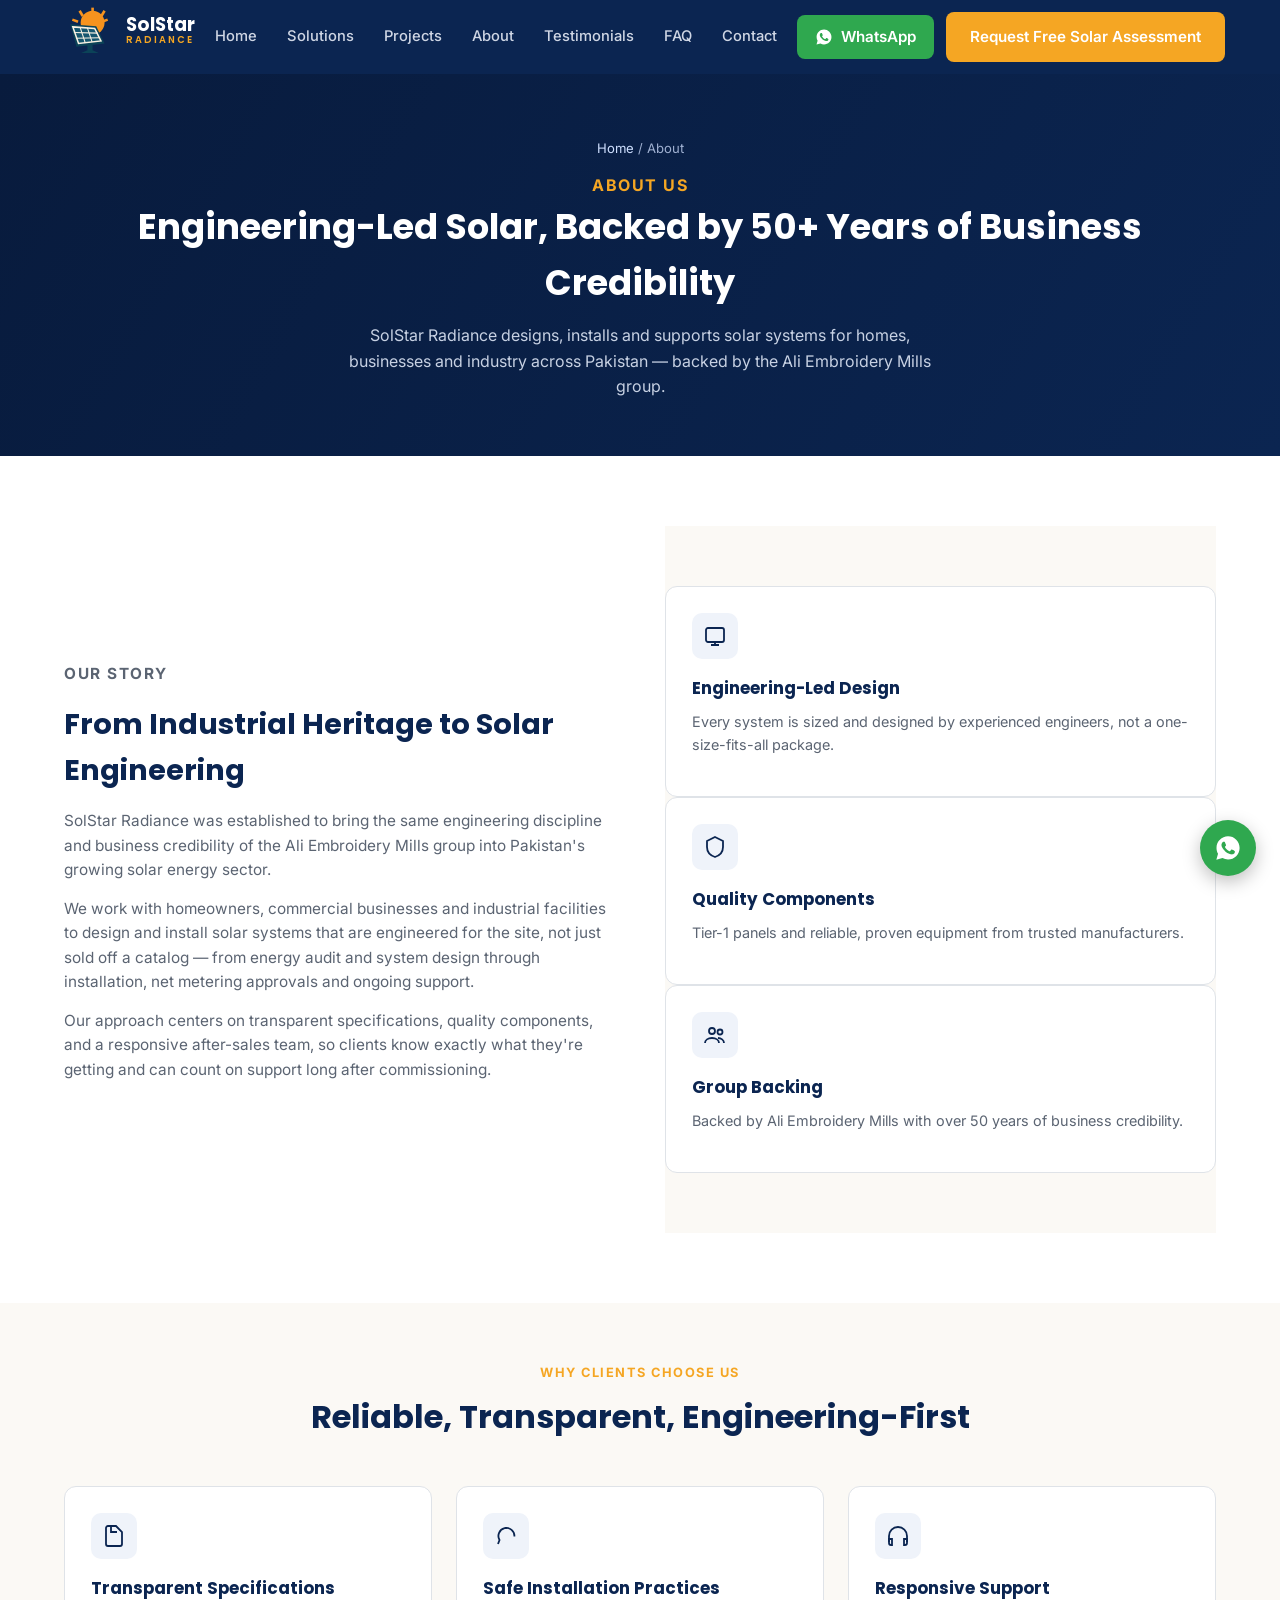
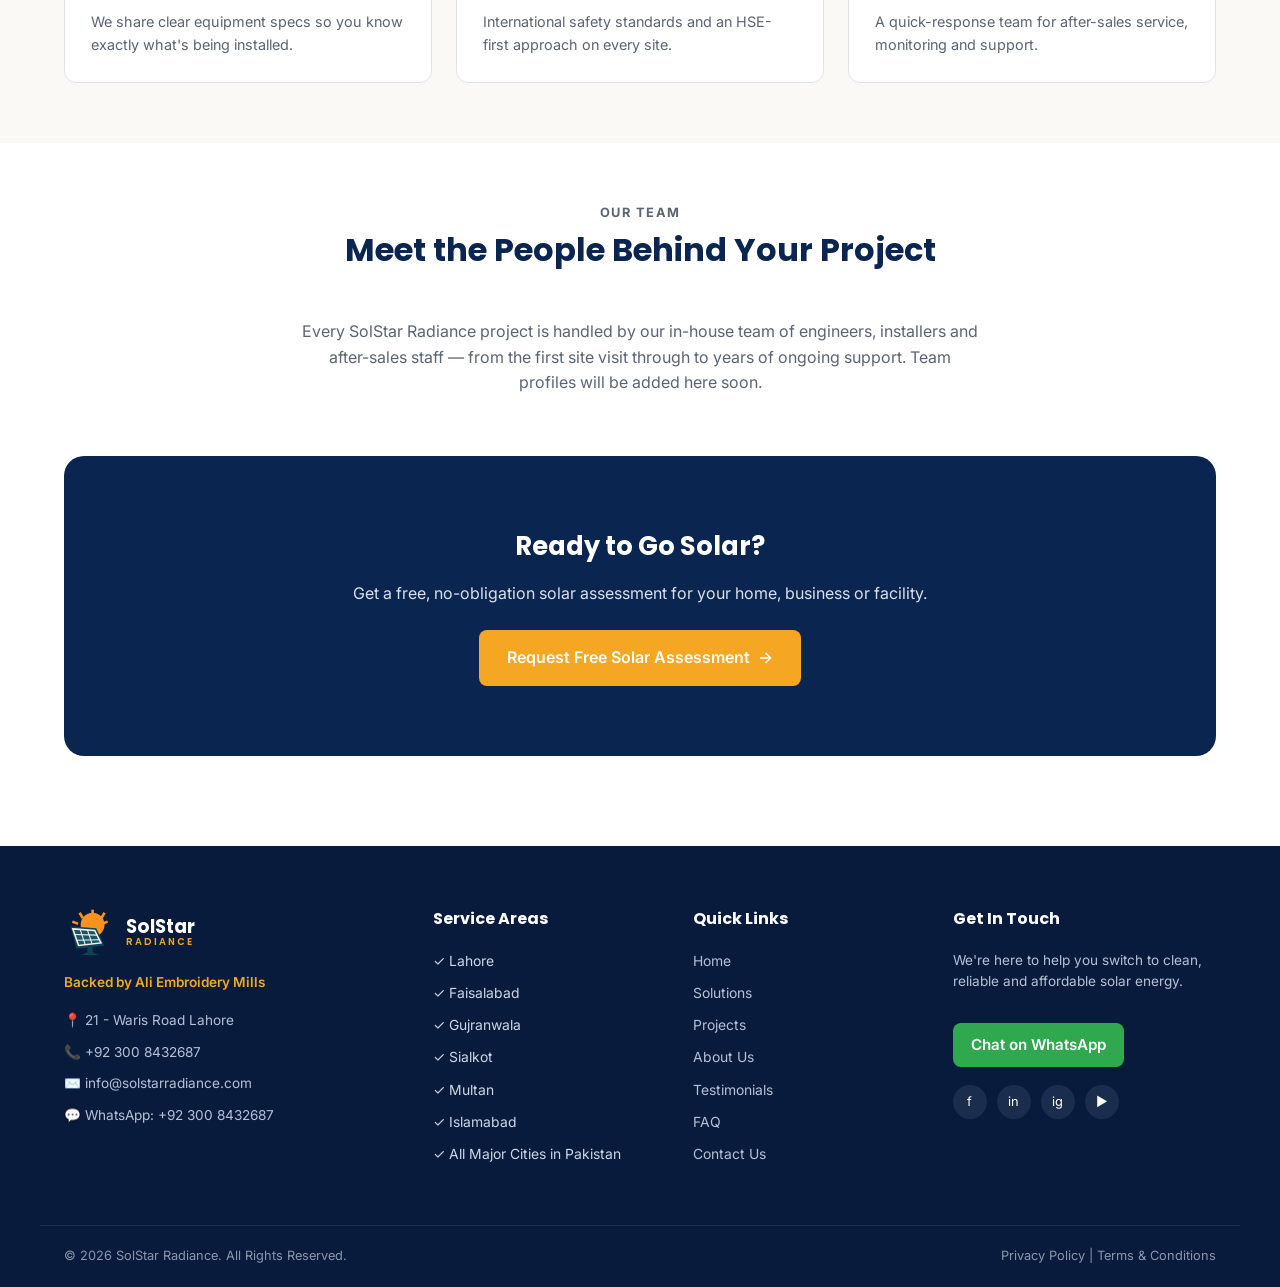
<file: about.html>
<!DOCTYPE html>
<html lang="en">
<head>
<meta charset="UTF-8">
<meta name="viewport" content="width=device-width, initial-scale=1.0">
<title>About Us | SolStar Radiance</title>
<link rel="preconnect" href="https://fonts.googleapis.com">
<link href="https://fonts.googleapis.com/css2?family=Poppins:wght@400;500;600;700;800&family=Inter:wght@400;500;600&display=swap" rel="stylesheet">
<link rel="stylesheet" href="css/style.css">
</head>
<body>

<!-- ============ HEADER ============ -->
<header class="site-header" id="header">
  <div class="container header-inner">
     <a href="index.html" class="logo footer-logo" aria-label="SolStar Radiance">
          <svg width="52" height="52" viewBox="0 0 100 100" fill="none" xmlns="http://www.w3.org/2000/svg">
            <!-- Sun -->
            <circle cx="55" cy="36" r="23" fill="#F7931E" />

            <!-- Sun rays -->
            <path d="M55 7V18" stroke="#F7931E" stroke-width="5" />
            <path d="M30 13L36 23" stroke="#F7931E" stroke-width="5" />
            <path d="M78 13L72 23" stroke="#F7931E" stroke-width="5" />
            <path d="M16 30L27 34" stroke="#F7931E" stroke-width="5" />
            <path d="M84 30L73 34" stroke="#F7931E" stroke-width="5" />

            <!-- Solar panel frame -->
            <path d="M12 39L62 43L78 76L24 82L12 39Z" fill="#0B4358" />

            <!-- Panel inner area -->
            <path d="M17 44L59 47L71 71L28 76L17 44Z" fill="#15566F" stroke="#F8F1E3" stroke-width="3" />

            <!-- Panel grid -->
            <path d="M31 45L41 75" stroke="#F8F1E3" stroke-width="2" />
            <path d="M45 46L54 73" stroke="#F8F1E3" stroke-width="2" />
            <path d="M19 55L65 56" stroke="#F8F1E3" stroke-width="2" />
            <path d="M23 66L69 65" stroke="#F8F1E3" stroke-width="2" />

            <!-- Stand -->
            <path d="M45 79V89L33 94H67L55 89V78" fill="#0B4358" />
          </svg>
          <span class="logo-text light">SolStar <small>RADIANCE</small></span>
        </a>

    <nav class="main-nav" id="mainNav">
      <a href="index.html#home">Home</a>
      <a href="index.html#solutions">Solutions</a>
      <a href="projects.html">Projects</a>
      <a href="about.html" class="active">About</a>
      <a href="testimonials.html">Testimonials</a>
      <a href="index.html#faq">FAQ</a>
      <a href="index.html#contact">Contact</a>
    </nav>

    <div class="header-actions">
      <a href="https://wa.me/923008432687" target="_blank" class="btn btn-whatsapp">
        <svg width="18" height="18" viewBox="0 0 24 24" fill="currentColor"><path d="M12.04 2c-5.46 0-9.9 4.44-9.9 9.9 0 1.75.46 3.45 1.32 4.95L2 22l5.25-1.38a9.9 9.9 0 0 0 4.79 1.22h.01c5.46 0 9.9-4.44 9.9-9.9 0-2.64-1.03-5.13-2.9-6.99A9.82 9.82 0 0 0 12.04 2Zm5.8 14.06c-.24.68-1.4 1.3-1.93 1.36-.5.06-1.02.27-3.42-.72-2.9-1.2-4.77-4.14-4.92-4.33-.14-.2-1.17-1.56-1.17-2.98 0-1.42.74-2.11 1-2.4.26-.28.57-.35.76-.35.19 0 .38 0 .55.01.18.01.42-.07.65.5.24.58.82 2 .89 2.15.07.14.12.32.02.51-.09.2-.14.32-.28.5-.14.17-.29.38-.42.51-.14.14-.28.29-.12.57.16.28.72 1.19 1.55 1.92 1.06.95 1.96 1.24 2.24 1.38.28.14.44.12.6-.07.17-.2.71-.83.9-1.12.19-.28.38-.23.63-.14.26.1 1.65.78 1.93.92.28.14.47.21.54.33.07.12.07.68-.17 1.35Z"/></svg>
        WhatsApp
      </a>
      <a href="index.html#assessment" class="btn btn-primary">Request Free Solar Assessment</a>
    </div>

    <button class="nav-toggle" id="navToggle" aria-label="Toggle navigation">
      <span></span><span></span><span></span>
    </button>
  </div>
</header>

<!-- ============ PAGE HERO ============ -->
<section class="page-hero">
  <div class="container">
    <div class="breadcrumb"><a href="index.html">Home</a> / About</div>
    <p class="eyebrow center">ABOUT US</p>
    <h1>Engineering-Led Solar, Backed by 50+ Years of Business Credibility</h1>
    <p>SolStar Radiance designs, installs and supports solar systems for homes, businesses and industry across Pakistan — backed by the Ali Embroidery Mills group.</p>
  </div>
</section>

<!-- ============ STORY ============ -->
<section class="about-story">
  <div class="container about-story-grid">
    <div>
      <p class="eyebrow">OUR STORY</p>
      <h2>From Industrial Heritage to Solar Engineering</h2>
      <!-- TODO: replace with the real founding story / timeline — placeholder copy below -->
      <p>SolStar Radiance was established to bring the same engineering discipline and business credibility of the Ali Embroidery Mills group into Pakistan's growing solar energy sector.</p>
      <p>We work with homeowners, commercial businesses and industrial facilities to design and install solar systems that are engineered for the site, not just sold off a catalog — from energy audit and system design through installation, net metering approvals and ongoing support.</p>
      <p>Our approach centers on transparent specifications, quality components, and a responsive after-sales team, so clients know exactly what they're getting and can count on support long after commissioning.</p>
    </div>
    <div class="about-values">
      <div class="value-card">
        <div class="card-icon"><svg width="24" height="24" viewBox="0 0 24 24" fill="none" stroke="#0B2551" stroke-width="1.8"><rect x="3" y="4" width="18" height="14" rx="2"/><path d="M8 21h8M12 18v3"/></svg></div>
        <h3>Engineering-Led Design</h3>
        <p>Every system is sized and designed by experienced engineers, not a one-size-fits-all package.</p>
      </div>
      <div class="value-card">
        <div class="card-icon"><svg width="24" height="24" viewBox="0 0 24 24" fill="none" stroke="#0B2551" stroke-width="1.8"><path d="M12 2l8 4v6c0 5-3.5 8.5-8 10-4.5-1.5-8-5-8-10V6l8-4z"/></svg></div>
        <h3>Quality Components</h3>
        <p>Tier-1 panels and reliable, proven equipment from trusted manufacturers.</p>
      </div>
      <div class="value-card">
        <div class="card-icon"><svg width="24" height="24" viewBox="0 0 24 24" fill="none" stroke="#0B2551" stroke-width="1.8"><circle cx="9" cy="8" r="3"/><circle cx="17" cy="9" r="2.5"/><path d="M2 20c0-3 3-5 7-5s7 2 7 5"/><path d="M15 15c3 0 6 2 6 5"/></svg></div>
        <h3>Group Backing</h3>
        <p>Backed by Ali Embroidery Mills with over 50 years of business credibility.</p>
      </div>
    </div>
  </div>
</section>

<!-- ============ VALUES / WHY CHOOSE ============ -->
<section class="about-values">
  <div class="container">
    <p class="eyebrow center">WHY CLIENTS CHOOSE US</p>
    <h2 class="section-title center">Reliable, Transparent, Engineering-First</h2>
    <div class="about-values-grid">
      <div class="value-card">
        <div class="card-icon"><svg width="24" height="24" viewBox="0 0 24 24" fill="none" stroke="#0B2551" stroke-width="1.8"><path d="M9 2H6a2 2 0 00-2 2v16a2 2 0 002 2h12a2 2 0 002-2V8l-6-6z"/><path d="M9 2v6h6"/></svg></div>
        <h3>Transparent Specifications</h3>
        <p>We share clear equipment specs so you know exactly what's being installed.</p>
      </div>
      <div class="value-card">
        <div class="card-icon"><svg width="24" height="24" viewBox="0 0 24 24" fill="none" stroke="#0B2551" stroke-width="1.8"><path d="M4 20l1.5-4a8 8 0 1114.9-3.5"/><path d="M12 3v2"/></svg></div>
        <h3>Safe Installation Practices</h3>
        <p>International safety standards and an HSE-first approach on every site.</p>
      </div>
      <div class="value-card">
        <div class="card-icon"><svg width="24" height="24" viewBox="0 0 24 24" fill="none" stroke="#0B2551" stroke-width="1.8"><path d="M3 18v-6a9 9 0 0118 0v6"/><path d="M21 19a2 2 0 01-2 2h-1v-6h3v4zM3 19a2 2 0 002 2h1v-6H3v4z"/></svg></div>
        <h3>Responsive Support</h3>
        <p>A quick-response team for after-sales service, monitoring and support.</p>
      </div>
    </div>
  </div>
</section>

<!-- ============ TEAM NOTE ============ -->
<section class="about-team-note">
  <div class="container">
    <p class="eyebrow center">OUR TEAM</p>
    <h2 class="section-title center">Meet the People Behind Your Project</h2>
    <!-- TODO: add real team member names/photos/roles when available -->
    <p>Every SolStar Radiance project is handled by our in-house team of engineers, installers and after-sales staff — from the first site visit through to years of ongoing support. Team profiles will be added here soon.</p>
  </div>
</section>

<!-- ============ CTA ============ -->
<section class="savings" id="assessment" style="margin-top:0;">
  <div class="container" style="text-align:center; padding:20px 0;">
    <h2 style="color:#fff; font-size:1.6rem; margin-bottom:14px;">Ready to Go Solar?</h2>
    <p style="color:#dbe1ec; margin-bottom:24px;">Get a free, no-obligation solar assessment for your home, business or facility.</p>
    <a href="index.html#assessment" class="btn btn-primary btn-lg">Request Free Solar Assessment <span>&rarr;</span></a>
  </div>
</section>

<!-- ============ FOOTER ============ -->
<footer class="site-footer" id="contact">
  <div class="container footer-grid">
    <div class="footer-brand">
       <a href="index.html" class="logo footer-logo" aria-label="SolStar Radiance">
          <svg width="52" height="52" viewBox="0 0 100 100" fill="none" xmlns="http://www.w3.org/2000/svg">
            <!-- Sun -->
            <circle cx="55" cy="36" r="23" fill="#F7931E" />

            <!-- Sun rays -->
            <path d="M55 7V18" stroke="#F7931E" stroke-width="5" />
            <path d="M30 13L36 23" stroke="#F7931E" stroke-width="5" />
            <path d="M78 13L72 23" stroke="#F7931E" stroke-width="5" />
            <path d="M16 30L27 34" stroke="#F7931E" stroke-width="5" />
            <path d="M84 30L73 34" stroke="#F7931E" stroke-width="5" />

            <!-- Solar panel frame -->
            <path d="M12 39L62 43L78 76L24 82L12 39Z" fill="#0B4358" />

            <!-- Panel inner area -->
            <path d="M17 44L59 47L71 71L28 76L17 44Z" fill="#15566F" stroke="#F8F1E3" stroke-width="3" />

            <!-- Panel grid -->
            <path d="M31 45L41 75" stroke="#F8F1E3" stroke-width="2" />
            <path d="M45 46L54 73" stroke="#F8F1E3" stroke-width="2" />
            <path d="M19 55L65 56" stroke="#F8F1E3" stroke-width="2" />
            <path d="M23 66L69 65" stroke="#F8F1E3" stroke-width="2" />

            <!-- Stand -->
            <path d="M45 79V89L33 94H67L55 89V78" fill="#0B4358" />
          </svg>
          <span class="logo-text light">SolStar <small>RADIANCE</small></span>
        </a>
      <p class="footer-tagline">Backed by Ali Embroidery Mills</p>
      <ul class="footer-contact">
        <li>📍 21 - Waris Road Lahore</li>
        <li><a href="tel:+92 300 8432687 ">📞 +92 300 8432687 </a></li>
        <li ><a href="mailto:info@solstarradiance.com">✉️ info@solstarradiance.com</a></li>
        <li><a href="https://wa.me/923008432687" target="_blank">💬 WhatsApp: +92 300 8432687 </a></li>
      </ul>
    </div>

    <div class="footer-col">
      <h4>Service Areas</h4>
      <ul>
        <li>✓ Lahore</li>
        <li>✓ Faisalabad</li>
        <li>✓ Gujranwala</li>
        <li>✓ Sialkot</li>
        <li>✓ Multan</li>
        <li>✓ Islamabad</li>
        <li>✓ All Major Cities in Pakistan</li>
      </ul>
    </div>

    <div class="footer-col">
      <h4>Quick Links</h4>
      <ul>
        <li><a href="index.html#home">Home</a></li>
        <li><a href="index.html#solutions">Solutions</a></li>
        <li><a href="projects.html">Projects</a></li>
        <li><a href="about.html">About Us</a></li>
        <li><a href="testimonials.html">Testimonials</a></li>
        <li><a href="index.html#faq">FAQ</a></li>
        <li><a href="index.html#contact">Contact Us</a></li>
      </ul>
    </div>

    <div class="footer-col">
      <h4>Get In Touch</h4>
      <p>We're here to help you switch to clean, reliable and affordable solar energy.</p>
      <a href="https://wa.me/923008432687" class="btn btn-whatsapp small">Chat on WhatsApp</a>
      <div class="social-row">
        <a href="#" aria-label="Facebook">f</a>
        <a href="#" aria-label="LinkedIn">in</a>
        <a href="#" aria-label="Instagram">ig</a>
        <a href="#" aria-label="YouTube">▶</a>
      </div>
    </div>
  </div>

  <div class="footer-bottom">
    <div class="container footer-bottom-inner">
      <span>© 2026 SolStar Radiance. All Rights Reserved.</span>
      <span><a href="#">Privacy Policy</a> | <a href="#">Terms & Conditions</a></span>
    </div>
  </div>
</footer>

<a href="https://wa.me/923008432687" class="float-whatsapp" target="_blank" aria-label="Chat on WhatsApp">
  <svg width="28" height="28" viewBox="0 0 24 24" fill="#fff"><path d="M12.04 2c-5.46 0-9.9 4.44-9.9 9.9 0 1.75.46 3.45 1.32 4.95L2 22l5.25-1.38a9.9 9.9 0 0 0 4.79 1.22h.01c5.46 0 9.9-4.44 9.9-9.9 0-2.64-1.03-5.13-2.9-6.99A9.82 9.82 0 0 0 12.04 2Zm5.8 14.06c-.24.68-1.4 1.3-1.93 1.36-.5.06-1.02.27-3.42-.72-2.9-1.2-4.77-4.14-4.92-4.33-.14-.2-1.17-1.56-1.17-2.98 0-1.42.74-2.11 1-2.4.26-.28.57-.35.76-.35.19 0 .38 0 .55.01.18.01.42-.07.65.5.24.58.82 2 .89 2.15.07.14.12.32.02.51-.09.2-.14.32-.28.5-.14.17-.29.38-.42.51-.14.14-.28.29-.12.57.16.28.72 1.19 1.55 1.92 1.06.95 1.96 1.24 2.24 1.38.28.14.44.12.6-.07.17-.2.71-.83.9-1.12.19-.28.38-.23.63-.14.26.1 1.65.78 1.93.92.28.14.47.21.54.33.07.12.07.68-.17 1.35Z"/></svg>
</a>

<script src="js/main.js"></script>
</body>
</html>
</file>
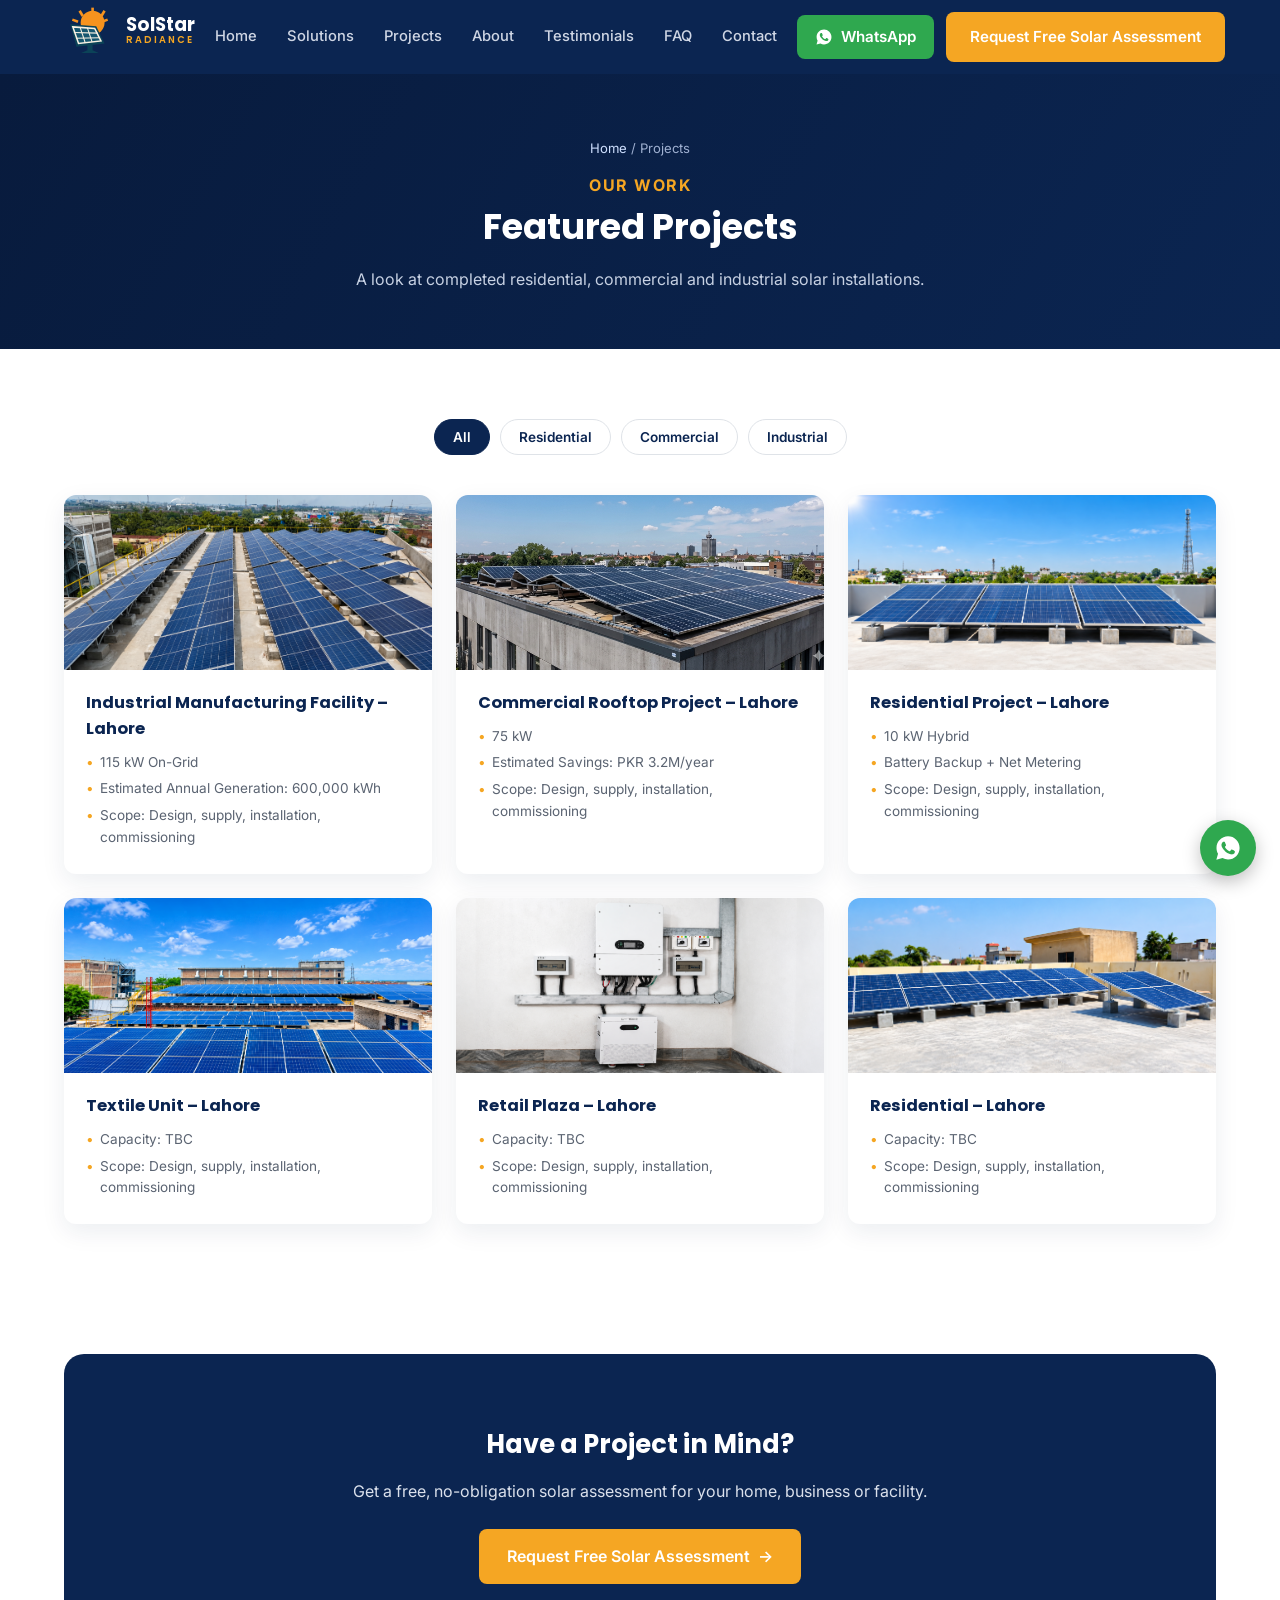
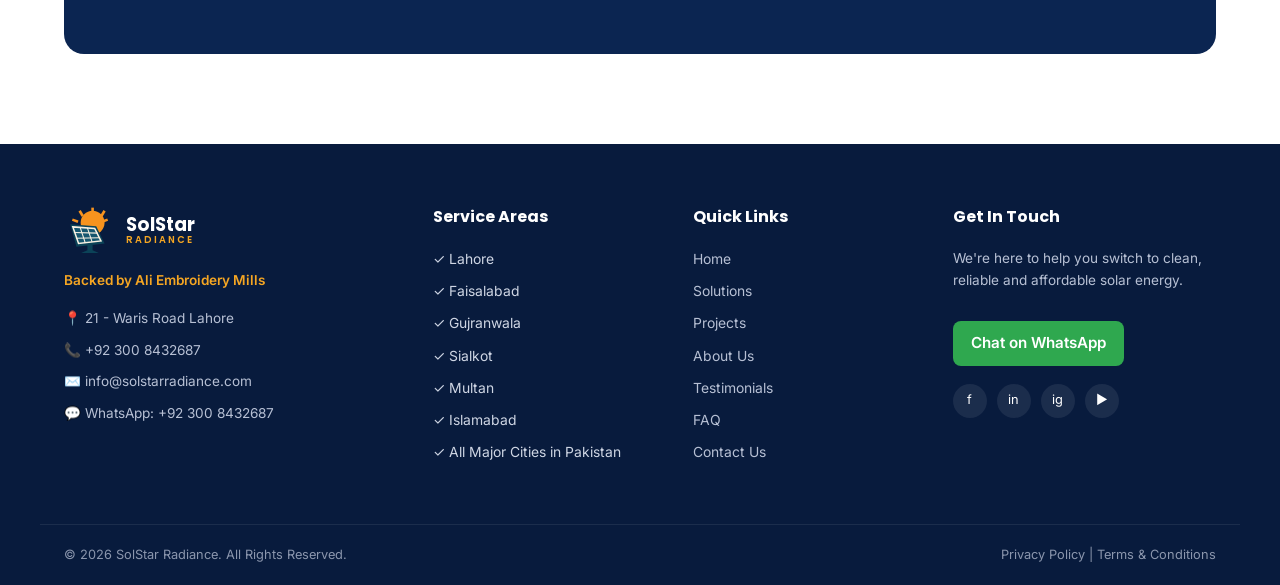
<file: projects.html>
<!DOCTYPE html>
<html lang="en">
<head>
<meta charset="UTF-8">
<meta name="viewport" content="width=device-width, initial-scale=1.0">
<title>Projects | SolStar Radiance</title>
<link rel="preconnect" href="https://fonts.googleapis.com">
<link href="https://fonts.googleapis.com/css2?family=Poppins:wght@400;500;600;700;800&family=Inter:wght@400;500;600&display=swap" rel="stylesheet">
<link rel="stylesheet" href="css/style.css">
</head>
<body>

<!-- ============ HEADER ============ -->
<header class="site-header" id="header">
  <div class="container header-inner">
    <a href="index.html" class="logo footer-logo" aria-label="SolStar Radiance">
          <svg width="52" height="52" viewBox="0 0 100 100" fill="none" xmlns="http://www.w3.org/2000/svg">
            <!-- Sun -->
            <circle cx="55" cy="36" r="23" fill="#F7931E" />

            <!-- Sun rays -->
            <path d="M55 7V18" stroke="#F7931E" stroke-width="5" />
            <path d="M30 13L36 23" stroke="#F7931E" stroke-width="5" />
            <path d="M78 13L72 23" stroke="#F7931E" stroke-width="5" />
            <path d="M16 30L27 34" stroke="#F7931E" stroke-width="5" />
            <path d="M84 30L73 34" stroke="#F7931E" stroke-width="5" />

            <!-- Solar panel frame -->
            <path d="M12 39L62 43L78 76L24 82L12 39Z" fill="#0B4358" />

            <!-- Panel inner area -->
            <path d="M17 44L59 47L71 71L28 76L17 44Z" fill="#15566F" stroke="#F8F1E3" stroke-width="3" />

            <!-- Panel grid -->
            <path d="M31 45L41 75" stroke="#F8F1E3" stroke-width="2" />
            <path d="M45 46L54 73" stroke="#F8F1E3" stroke-width="2" />
            <path d="M19 55L65 56" stroke="#F8F1E3" stroke-width="2" />
            <path d="M23 66L69 65" stroke="#F8F1E3" stroke-width="2" />

            <!-- Stand -->
            <path d="M45 79V89L33 94H67L55 89V78" fill="#0B4358" />
          </svg>
          <span class="logo-text light">SolStar <small>RADIANCE</small></span>
        </a>

    <nav class="main-nav" id="mainNav">
      <a href="index.html#home">Home</a>
      <a href="index.html#solutions">Solutions</a>
      <a href="projects.html" class="active">Projects</a>
      <a href="about.html">About</a>
      <a href="testimonials.html">Testimonials</a>
      <a href="index.html#faq">FAQ</a>
      <a href="index.html#contact">Contact</a>
    </nav>

    <div class="header-actions">
      <a href="https://wa.me/923008432687" target="_blank" class="btn btn-whatsapp">
        <svg width="18" height="18" viewBox="0 0 24 24" fill="currentColor"><path d="M12.04 2c-5.46 0-9.9 4.44-9.9 9.9 0 1.75.46 3.45 1.32 4.95L2 22l5.25-1.38a9.9 9.9 0 0 0 4.79 1.22h.01c5.46 0 9.9-4.44 9.9-9.9 0-2.64-1.03-5.13-2.9-6.99A9.82 9.82 0 0 0 12.04 2Zm5.8 14.06c-.24.68-1.4 1.3-1.93 1.36-.5.06-1.02.27-3.42-.72-2.9-1.2-4.77-4.14-4.92-4.33-.14-.2-1.17-1.56-1.17-2.98 0-1.42.74-2.11 1-2.4.26-.28.57-.35.76-.35.19 0 .38 0 .55.01.18.01.42-.07.65.5.24.58.82 2 .89 2.15.07.14.12.32.02.51-.09.2-.14.32-.28.5-.14.17-.29.38-.42.51-.14.14-.28.29-.12.57.16.28.72 1.19 1.55 1.92 1.06.95 1.96 1.24 2.24 1.38.28.14.44.12.6-.07.17-.2.71-.83.9-1.12.19-.28.38-.23.63-.14.26.1 1.65.78 1.93.92.28.14.47.21.54.33.07.12.07.68-.17 1.35Z"/></svg>
        WhatsApp
      </a>
      <a href="index.html#assessment" class="btn btn-primary">Request Free Solar Assessment</a>
    </div>

    <button class="nav-toggle" id="navToggle" aria-label="Toggle navigation">
      <span></span><span></span><span></span>
    </button>
  </div>
</header>

<!-- ============ PAGE HERO ============ -->
<section class="page-hero">
  <div class="container">
    <div class="breadcrumb"><a href="index.html">Home</a> / Projects</div>
    <p class="eyebrow center">OUR WORK</p>
    <h1>Featured Projects</h1>
    <p>A look at completed residential, commercial and industrial solar installations. <!-- TODO: replace placeholder project photos below with real site photos --></p>
  </div>
</section>

<!-- ============ PROJECTS GRID ============ -->
<section class="projects-page">
  <div class="container">
    <div class="projects-filter" id="projectsFilter">
      <button class="filter-pill active" data-filter="all">All</button>
      <button class="filter-pill" data-filter="residential">Residential</button>
      <button class="filter-pill" data-filter="commercial">Commercial</button>
      <button class="filter-pill" data-filter="industrial">Industrial</button>
    </div>

    <div class="projects-grid" id="projectsGrid">
      <div class="project-card" data-category="industrial">
        <div class="project-img proj-1"></div>
        <div class="project-body">
          <h3>Industrial Manufacturing Facility – Lahore</h3>
          <ul>
            <li>115 kW On-Grid</li>
            <li>Estimated Annual Generation: 600,000 kWh</li>
            <li>Scope: Design, supply, installation, commissioning</li>
          </ul>
        </div>
      </div>
      <div class="project-card" data-category="commercial">
        <div class="project-img proj-2"></div>
       <div class="project-body">
          <h3>Commercial Rooftop Project – Lahore</h3>
          <ul>
            <li>75 kW</li>
            <li>Estimated Savings: PKR 3.2M/year</li>
            <li>Scope: Design, supply, installation, commissioning</li>
          </ul>
        </div>
      </div>
      <div class="project-card" data-category="residential">
        <div class="project-img proj-3"></div>
        <div class="project-body">
          <h3>Residential Project – Lahore</h3>
          <ul>
            <li>10 kW Hybrid</li>
            <li>Battery Backup + Net Metering</li>
            <li>Scope: Design, supply, installation, commissioning</li>
          </ul>
        </div>
      </div>
      <!-- TODO: the three projects below are placeholders — replace with real completed projects, capacities and photos -->
      <div class="project-card" data-category="industrial">
        <div class="project-img proj-4"></div>
        <div class="project-body">
          <h3>Textile Unit –  Lahore</h3>
          <ul>
            <li>Capacity: TBC</li>
            <li>Scope: Design, supply, installation, commissioning</li>
          </ul>
        </div>
      </div>
      <div class="project-card" data-category="commercial">
        <div class="project-img proj-5"></div>
        <div class="project-body">
          <h3>Retail Plaza – Lahore</h3>
          <ul>
            <li>Capacity: TBC</li>
            <li>Scope: Design, supply, installation, commissioning</li>
          </ul>
        </div>
      </div>
      <div class="project-card" data-category="residential">
        <div class="project-img proj-6"></div>
        <div class="project-body">
          <h3>Residential – Lahore</h3>
          <ul>
            <li>Capacity: TBC</li>
            <li>Scope: Design, supply, installation, commissioning</li>
          </ul>
        </div>
      </div>
    </div>
  </div>
</section>

<!-- ============ CTA ============ -->
<section class="savings" id="assessment" style="margin-top:0;">
  <div class="container" style="text-align:center; padding:20px 0;">
    <h2 style="color:#fff; font-size:1.6rem; margin-bottom:14px;">Have a Project in Mind?</h2>
    <p style="color:#dbe1ec; margin-bottom:24px;">Get a free, no-obligation solar assessment for your home, business or facility.</p>
    <a href="index.html#assessment" class="btn btn-primary btn-lg">Request Free Solar Assessment <span>&rarr;</span></a>
  </div>
</section>

<!-- ============ FOOTER ============ -->
<footer class="site-footer" id="contact">
  <div class="container footer-grid">
    <div class="footer-brand">
      <a href="index.html" class="logo footer-logo" aria-label="SolStar Radiance">
          <svg width="52" height="52" viewBox="0 0 100 100" fill="none" xmlns="http://www.w3.org/2000/svg">
            <!-- Sun -->
            <circle cx="55" cy="36" r="23" fill="#F7931E" />

            <!-- Sun rays -->
            <path d="M55 7V18" stroke="#F7931E" stroke-width="5" />
            <path d="M30 13L36 23" stroke="#F7931E" stroke-width="5" />
            <path d="M78 13L72 23" stroke="#F7931E" stroke-width="5" />
            <path d="M16 30L27 34" stroke="#F7931E" stroke-width="5" />
            <path d="M84 30L73 34" stroke="#F7931E" stroke-width="5" />

            <!-- Solar panel frame -->
            <path d="M12 39L62 43L78 76L24 82L12 39Z" fill="#0B4358" />

            <!-- Panel inner area -->
            <path d="M17 44L59 47L71 71L28 76L17 44Z" fill="#15566F" stroke="#F8F1E3" stroke-width="3" />

            <!-- Panel grid -->
            <path d="M31 45L41 75" stroke="#F8F1E3" stroke-width="2" />
            <path d="M45 46L54 73" stroke="#F8F1E3" stroke-width="2" />
            <path d="M19 55L65 56" stroke="#F8F1E3" stroke-width="2" />
            <path d="M23 66L69 65" stroke="#F8F1E3" stroke-width="2" />

            <!-- Stand -->
            <path d="M45 79V89L33 94H67L55 89V78" fill="#0B4358" />
          </svg>
          <span class="logo-text light">SolStar <small>RADIANCE</small></span>
        </a>
      <p class="footer-tagline">Backed by Ali Embroidery Mills</p>
      <ul class="footer-contact">
        <li>📍 21 - Waris Road Lahore</li>
        <li><a href="tel:+92 300 8432687 ">📞 +92 300 8432687 </a></li>
        <li ><a href="mailto:info@solstarradiance.com">✉️ info@solstarradiance.com</a></li>
        <li><a href="https://wa.me/923008432687" target="_blank">💬 WhatsApp: +92 300 8432687 </a></li>
      </ul>
    </div>

    <div class="footer-col">
      <h4>Service Areas</h4>
      <ul>
        <li>✓ Lahore</li>
        <li>✓ Faisalabad</li>
        <li>✓ Gujranwala</li>
        <li>✓ Sialkot</li>
        <li>✓ Multan</li>
        <li>✓ Islamabad</li>
        <li>✓ All Major Cities in Pakistan</li>
      </ul>
    </div>

    <div class="footer-col">
      <h4>Quick Links</h4>
      <ul>
        <li><a href="index.html#home">Home</a></li>
        <li><a href="index.html#solutions">Solutions</a></li>
        <li><a href="projects.html">Projects</a></li>
        <li><a href="about.html">About Us</a></li>
        <li><a href="testimonials.html">Testimonials</a></li>
        <li><a href="index.html#faq">FAQ</a></li>
        <li><a href="index.html#contact">Contact Us</a></li>
      </ul>
    </div>

    <div class="footer-col">
      <h4>Get In Touch</h4>
      <p>We're here to help you switch to clean, reliable and affordable solar energy.</p>
      <a href="https://wa.me/923008432687" class="btn btn-whatsapp small">Chat on WhatsApp</a>
      <div class="social-row">
        <a href="#" aria-label="Facebook">f</a>
        <a href="#" aria-label="LinkedIn">in</a>
        <a href="#" aria-label="Instagram">ig</a>
        <a href="#" aria-label="YouTube">▶</a>
      </div>
    </div>
  </div>

  <div class="footer-bottom">
    <div class="container footer-bottom-inner">
      <span>© 2026 SolStar Radiance. All Rights Reserved.</span>
      <span><a href="#">Privacy Policy</a> | <a href="#">Terms & Conditions</a></span>
    </div>
  </div>
</footer>

<a href="https://wa.me/923008432687" class="float-whatsapp" target="_blank" aria-label="Chat on WhatsApp">
  <svg width="28" height="28" viewBox="0 0 24 24" fill="#fff"><path d="M12.04 2c-5.46 0-9.9 4.44-9.9 9.9 0 1.75.46 3.45 1.32 4.95L2 22l5.25-1.38a9.9 9.9 0 0 0 4.79 1.22h.01c5.46 0 9.9-4.44 9.9-9.9 0-2.64-1.03-5.13-2.9-6.99A9.82 9.82 0 0 0 12.04 2Zm5.8 14.06c-.24.68-1.4 1.3-1.93 1.36-.5.06-1.02.27-3.42-.72-2.9-1.2-4.77-4.14-4.92-4.33-.14-.2-1.17-1.56-1.17-2.98 0-1.42.74-2.11 1-2.4.26-.28.57-.35.76-.35.19 0 .38 0 .55.01.18.01.42-.07.65.5.24.58.82 2 .89 2.15.07.14.12.32.02.51-.09.2-.14.32-.28.5-.14.17-.29.38-.42.51-.14.14-.28.29-.12.57.16.28.72 1.19 1.55 1.92 1.06.95 1.96 1.24 2.24 1.38.28.14.44.12.6-.07.17-.2.71-.83.9-1.12.19-.28.38-.23.63-.14.26.1 1.65.78 1.93.92.28.14.47.21.54.33.07.12.07.68-.17 1.35Z"/></svg>
</a>

<script src="js/main.js"></script>
</body>
</html>
</file>
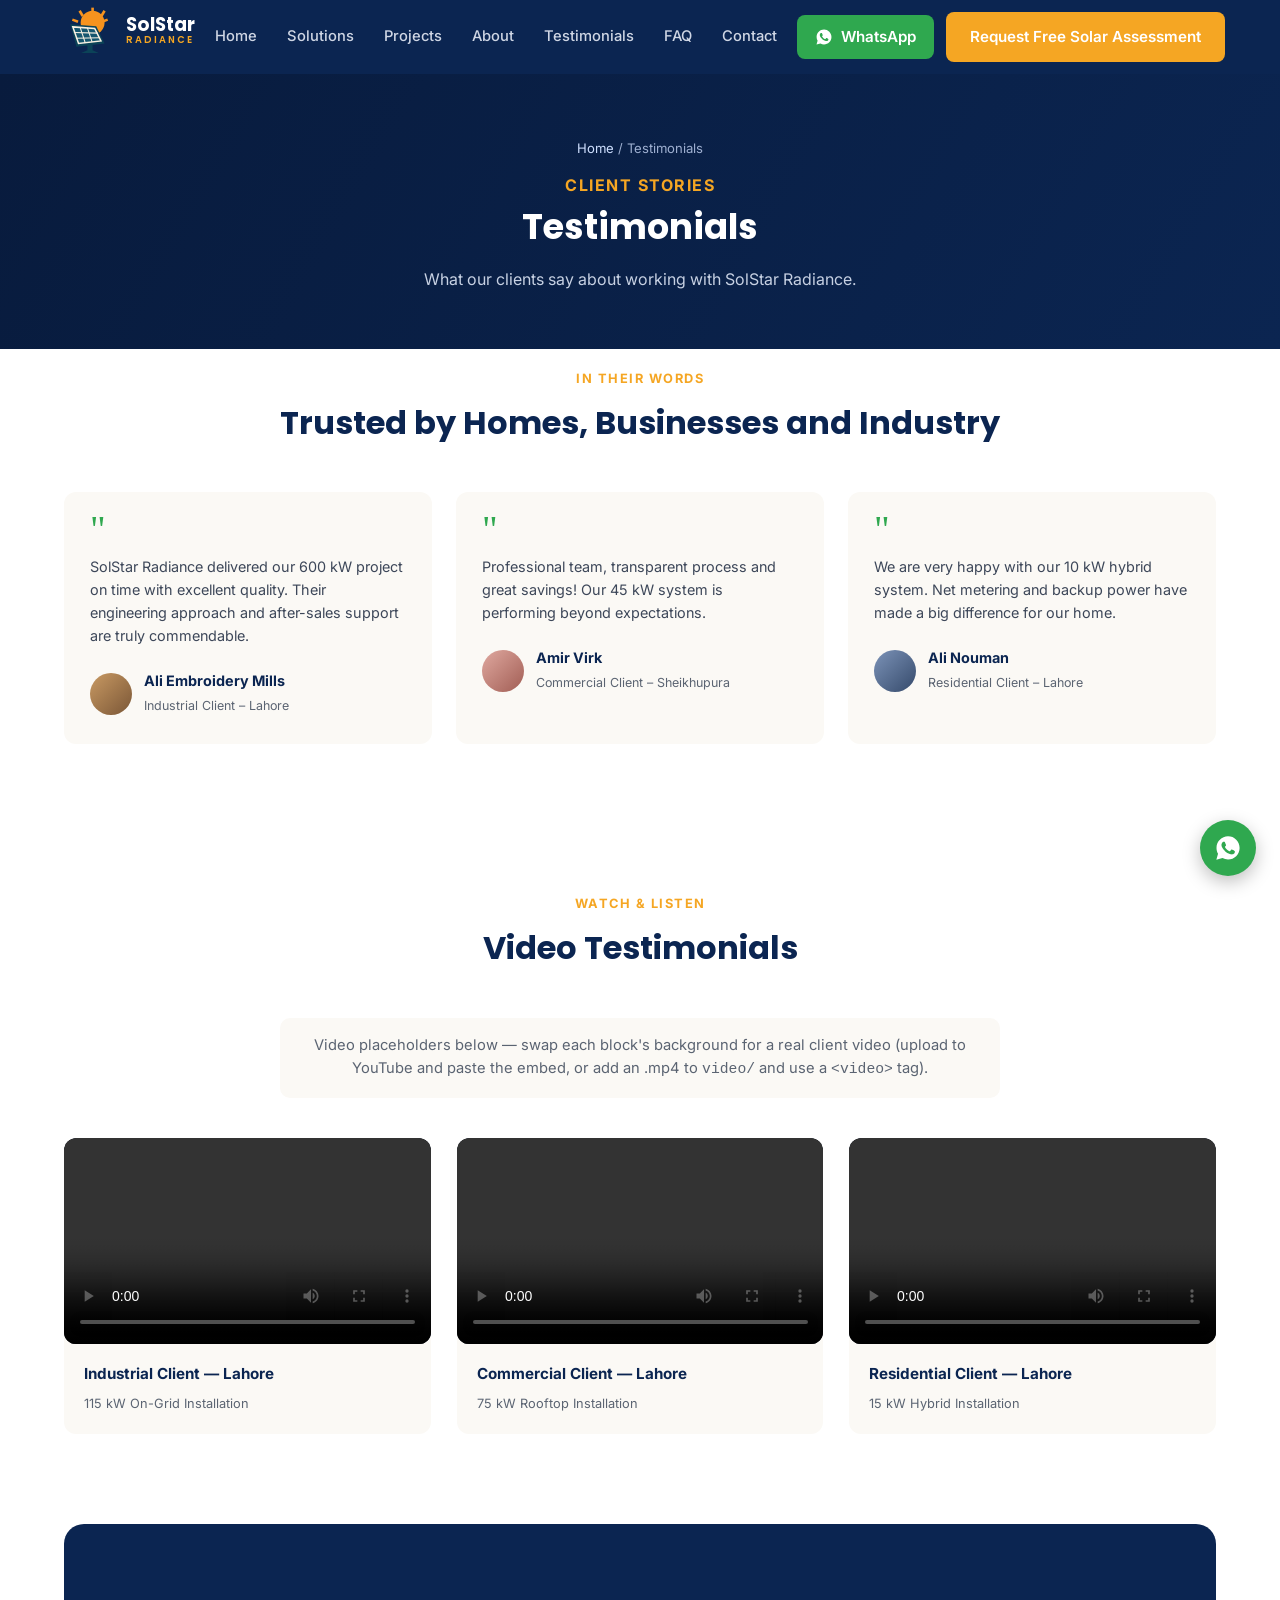
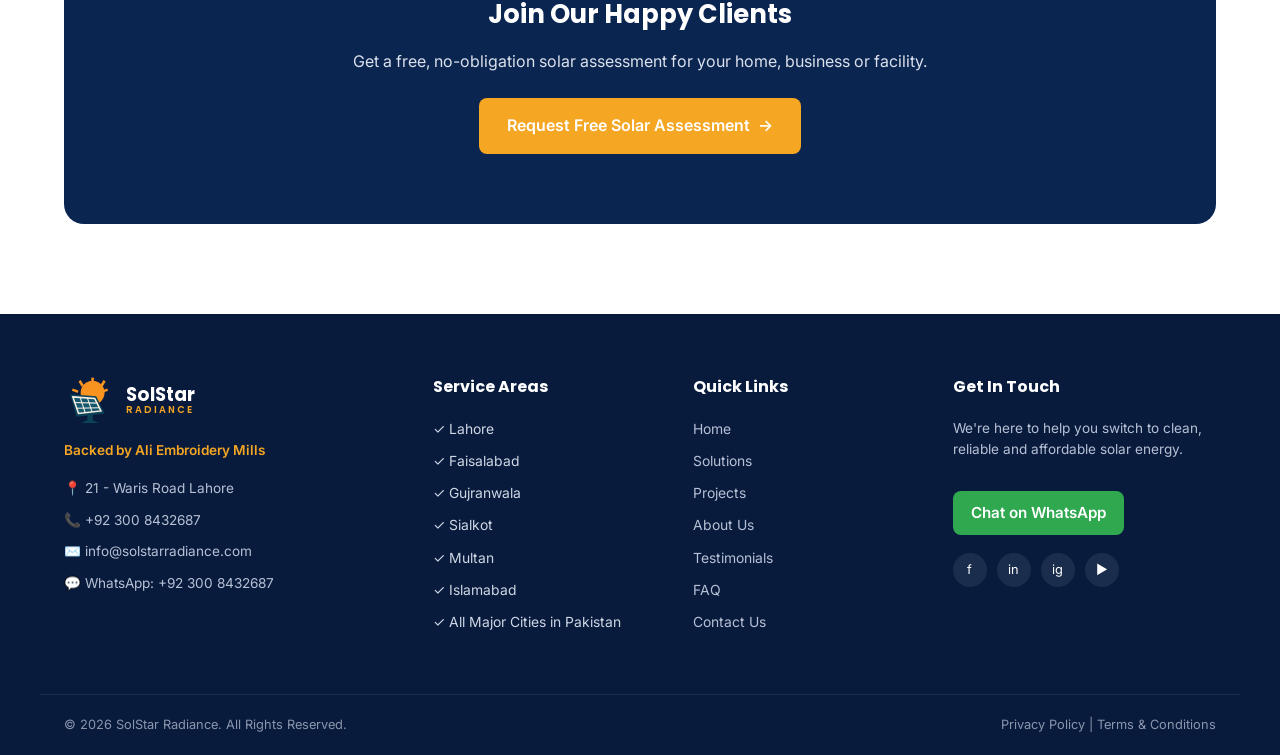
<file: testimonials.html>
<!DOCTYPE html>
<html lang="en">

<head>
  <meta charset="UTF-8">
  <meta name="viewport" content="width=device-width, initial-scale=1.0">
  <title>Testimonials | SolStar Radiance</title>
  <link rel="preconnect" href="https://fonts.googleapis.com">
  <link
    href="https://fonts.googleapis.com/css2?family=Poppins:wght@400;500;600;700;800&family=Inter:wght@400;500;600&display=swap"
    rel="stylesheet">
  <link rel="stylesheet" href="css/style.css">
</head>

<body>

  <!-- ============ HEADER ============ -->
  <header class="site-header" id="header">
    <div class="container header-inner">
      <a href="index.html" class="logo footer-logo" aria-label="SolStar Radiance">
        <svg width="52" height="52" viewBox="0 0 100 100" fill="none" xmlns="http://www.w3.org/2000/svg">
          <!-- Sun -->
          <circle cx="55" cy="36" r="23" fill="#F7931E" />

          <!-- Sun rays -->
          <path d="M55 7V18" stroke="#F7931E" stroke-width="5" />
          <path d="M30 13L36 23" stroke="#F7931E" stroke-width="5" />
          <path d="M78 13L72 23" stroke="#F7931E" stroke-width="5" />
          <path d="M16 30L27 34" stroke="#F7931E" stroke-width="5" />
          <path d="M84 30L73 34" stroke="#F7931E" stroke-width="5" />

          <!-- Solar panel frame -->
          <path d="M12 39L62 43L78 76L24 82L12 39Z" fill="#0B4358" />

          <!-- Panel inner area -->
          <path d="M17 44L59 47L71 71L28 76L17 44Z" fill="#15566F" stroke="#F8F1E3" stroke-width="3" />

          <!-- Panel grid -->
          <path d="M31 45L41 75" stroke="#F8F1E3" stroke-width="2" />
          <path d="M45 46L54 73" stroke="#F8F1E3" stroke-width="2" />
          <path d="M19 55L65 56" stroke="#F8F1E3" stroke-width="2" />
          <path d="M23 66L69 65" stroke="#F8F1E3" stroke-width="2" />

          <!-- Stand -->
          <path d="M45 79V89L33 94H67L55 89V78" fill="#0B4358" />
        </svg>
        <span class="logo-text light">SolStar <small>RADIANCE</small></span>
      </a>

      <nav class="main-nav" id="mainNav">
        <a href="index.html#home">Home</a>
        <a href="index.html#solutions">Solutions</a>
        <a href="projects.html">Projects</a>
        <a href="about.html">About</a>
        <a href="testimonials.html" class="active">Testimonials</a>
        <a href="index.html#faq">FAQ</a>
        <a href="index.html#contact">Contact</a>
      </nav>

      <div class="header-actions">
        <a href="https://wa.me/923008432687" target="_blank" class="btn btn-whatsapp">
          <svg width="18" height="18" viewBox="0 0 24 24" fill="currentColor">
            <path
              d="M12.04 2c-5.46 0-9.9 4.44-9.9 9.9 0 1.75.46 3.45 1.32 4.95L2 22l5.25-1.38a9.9 9.9 0 0 0 4.79 1.22h.01c5.46 0 9.9-4.44 9.9-9.9 0-2.64-1.03-5.13-2.9-6.99A9.82 9.82 0 0 0 12.04 2Zm5.8 14.06c-.24.68-1.4 1.3-1.93 1.36-.5.06-1.02.27-3.42-.72-2.9-1.2-4.77-4.14-4.92-4.33-.14-.2-1.17-1.56-1.17-2.98 0-1.42.74-2.11 1-2.4.26-.28.57-.35.76-.35.19 0 .38 0 .55.01.18.01.42-.07.65.5.24.58.82 2 .89 2.15.07.14.12.32.02.51-.09.2-.14.32-.28.5-.14.17-.29.38-.42.51-.14.14-.28.29-.12.57.16.28.72 1.19 1.55 1.92 1.06.95 1.96 1.24 2.24 1.38.28.14.44.12.6-.07.17-.2.71-.83.9-1.12.19-.28.38-.23.63-.14.26.1 1.65.78 1.93.92.28.14.47.21.54.33.07.12.07.68-.17 1.35Z" />
          </svg>
          WhatsApp
        </a>
        <a href="index.html#assessment" class="btn btn-primary">Request Free Solar Assessment</a>
      </div>

      <button class="nav-toggle" id="navToggle" aria-label="Toggle navigation">
        <span></span><span></span><span></span>
      </button>
    </div>
  </header>

  <!-- ============ PAGE HERO ============ -->
  <section class="page-hero">
    <div class="container">
      <div class="breadcrumb"><a href="index.html">Home</a> / Testimonials</div>
      <p class="eyebrow center">CLIENT STORIES</p>
      <h1>Testimonials</h1>
      <p>What our clients say about working with SolStar Radiance.</p>
    </div>
  </section>

  <!-- ============ WRITTEN TESTIMONIALS ============ -->
  <!-- TODO: replace these with real, verified client quotes before publishing -->
  <section class="testimonials">
    <div class="container">
      <p class="eyebrow center">IN THEIR WORDS</p>
      <h2 class="section-title center">Trusted by Homes, Businesses and Industry</h2>

      <div class="testimonial-grid">
        <div class="testimonial-card">
          <div class="quote-mark">"</div>
          <p>SolStar Radiance delivered our 600 kW project on time with excellent quality. Their engineering approach
            and after-sales support are truly commendable.</p>
          <div class="testimonial-person">
            <div class="avatar avatar-1"></div>
            <div><strong>Ali Embroidery Mills</strong><span>Industrial Client – Lahore</span></div>
          </div>
        </div>
        <div class="testimonial-card">
          <div class="quote-mark">"</div>
          <p>Professional team, transparent process and great savings! Our 45 kW system is performing beyond
            expectations.</p>
          <div class="testimonial-person">
            <div class="avatar avatar-2"></div>
            <div><strong>Amir Virk</strong><span>Commercial Client – Sheikhupura</span></div>
          </div>
        </div>
        <div class="testimonial-card">
          <div class="quote-mark">"</div>
          <p>We are very happy with our 10 kW hybrid system. Net metering and backup power have made a big difference
            for our home.</p>
          <div class="testimonial-person">
            <div class="avatar avatar-3"></div>
            <div><strong>Ali Nouman</strong><span>Residential Client – Lahore</span></div>
          </div>
        </div>
      </div>
    </div>
  </section>

  <!-- ============ VIDEO TESTIMONIALS ============ -->
  <section class="video-testimonials">
    <div class="container">
      <p class="eyebrow center">WATCH & LISTEN</p>
      <h2 class="section-title center">Video Testimonials</h2>
      <div class="video-note">
        Video placeholders below — swap each block's background for a real client video (upload to YouTube and paste the
        embed, or add an .mp4 to <code>video/</code> and use a <code>&lt;video&gt;</code> tag).
      </div>

      <div class="video-grid"> <!-- Video 1 -->
        <div class="video-card">
          <div class="video-frame">
            <video controls preload="metadata" playsinline>
              <source src="video/Video3.mp4" type="video/mp4">
            </video>
          </div>
          <div class="video-body"> <strong>Industrial Client — Lahore</strong> <span>115 kW On-Grid Installation</span>
          </div>
        </div> <!-- Video 2 -->
        <div class="video-card">
          <div class="video-frame">
            <video controls preload="metadata" playsinline>
              <source src="video/Video3.mp4" type="video/mp4">
            </video>
          </div>
          <div class="video-body"> <strong>Commercial Client — Lahore</strong> <span>75 kW Rooftop
              Installation</span> </div>
        </div> <!-- Video 3 -->
        <div class="video-card">
          <div class="video-frame">
            <video controls preload="metadata" playsinline>
              <source src="video/Video3.mp4" type="video/mp4">
            </video>
          </div>
          <div class="video-body"> <strong>Residential Client — Lahore</strong> <span>15 kW Hybrid Installation</span>
          </div>
        </div>
      </div>
    </div>
  </section>

  <!-- ============ CTA ============ -->
  <section class="savings" id="assessment" style="margin-top:0;">
    <div class="container" style="text-align:center; padding:20px 0;">
      <h2 style="color:#fff; font-size:1.6rem; margin-bottom:14px;">Join Our Happy Clients</h2>
      <p style="color:#dbe1ec; margin-bottom:24px;">Get a free, no-obligation solar assessment for your home, business
        or facility.</p>
      <a href="index.html#assessment" class="btn btn-primary btn-lg">Request Free Solar Assessment
        <span>&rarr;</span></a>
    </div>
  </section>

  <!-- ============ FOOTER ============ -->
  <footer class="site-footer" id="contact">
    <div class="container footer-grid">
      <div class="footer-brand">
        <a href="index.html" class="logo footer-logo" aria-label="SolStar Radiance">
          <svg width="52" height="52" viewBox="0 0 100 100" fill="none" xmlns="http://www.w3.org/2000/svg">
            <!-- Sun -->
            <circle cx="55" cy="36" r="23" fill="#F7931E" />

            <!-- Sun rays -->
            <path d="M55 7V18" stroke="#F7931E" stroke-width="5" />
            <path d="M30 13L36 23" stroke="#F7931E" stroke-width="5" />
            <path d="M78 13L72 23" stroke="#F7931E" stroke-width="5" />
            <path d="M16 30L27 34" stroke="#F7931E" stroke-width="5" />
            <path d="M84 30L73 34" stroke="#F7931E" stroke-width="5" />

            <!-- Solar panel frame -->
            <path d="M12 39L62 43L78 76L24 82L12 39Z" fill="#0B4358" />

            <!-- Panel inner area -->
            <path d="M17 44L59 47L71 71L28 76L17 44Z" fill="#15566F" stroke="#F8F1E3" stroke-width="3" />

            <!-- Panel grid -->
            <path d="M31 45L41 75" stroke="#F8F1E3" stroke-width="2" />
            <path d="M45 46L54 73" stroke="#F8F1E3" stroke-width="2" />
            <path d="M19 55L65 56" stroke="#F8F1E3" stroke-width="2" />
            <path d="M23 66L69 65" stroke="#F8F1E3" stroke-width="2" />

            <!-- Stand -->
            <path d="M45 79V89L33 94H67L55 89V78" fill="#0B4358" />
          </svg>
          <span class="logo-text light">SolStar <small>RADIANCE</small></span>
        </a>
        <p class="footer-tagline">Backed by Ali Embroidery Mills</p>
        <ul class="footer-contact">
          <li>📍 21 - Waris Road Lahore</li>
          <li><a href="tel:+92 300 8432687 ">📞 +92 300 8432687 </a></li>
          <li><a href="mailto:info@solstarradiance.com">✉️ info@solstarradiance.com</a></li>
          <li><a href="https://wa.me/923008432687" target="_blank">💬 WhatsApp: +92 300 8432687 </a></li>
        </ul>
      </div>

      <div class="footer-col">
        <h4>Service Areas</h4>
        <ul>
          <li>✓ Lahore</li>
          <li>✓ Faisalabad</li>
          <li>✓ Gujranwala</li>
          <li>✓ Sialkot</li>
          <li>✓ Multan</li>
          <li>✓ Islamabad</li>
          <li>✓ All Major Cities in Pakistan</li>
        </ul>
      </div>

      <div class="footer-col">
        <h4>Quick Links</h4>
        <ul>
          <li><a href="index.html#home">Home</a></li>
          <li><a href="index.html#solutions">Solutions</a></li>
          <li><a href="projects.html">Projects</a></li>
          <li><a href="about.html">About Us</a></li>
          <li><a href="testimonials.html">Testimonials</a></li>
          <li><a href="index.html#faq">FAQ</a></li>
          <li><a href="index.html#contact">Contact Us</a></li>
        </ul>
      </div>

      <div class="footer-col">
        <h4>Get In Touch</h4>
        <p>We're here to help you switch to clean, reliable and affordable solar energy.</p>
        <a href="https://wa.me/923008432687" class="btn btn-whatsapp small">Chat on WhatsApp</a>
        <div class="social-row">
          <a href="#" aria-label="Facebook">f</a>
          <a href="#" aria-label="LinkedIn">in</a>
          <a href="#" aria-label="Instagram">ig</a>
          <a href="#" aria-label="YouTube">▶</a>
        </div>
      </div>
    </div>

    <div class="footer-bottom">
      <div class="container footer-bottom-inner">
        <span>© 2026 SolStar Radiance. All Rights Reserved.</span>
        <span><a href="#">Privacy Policy</a> | <a href="#">Terms & Conditions</a></span>
      </div>
    </div>
  </footer>

  <a href="https://wa.me/923008432687" class="float-whatsapp" target="_blank" aria-label="Chat on WhatsApp">
    <svg width="28" height="28" viewBox="0 0 24 24" fill="#fff">
      <path
        d="M12.04 2c-5.46 0-9.9 4.44-9.9 9.9 0 1.75.46 3.45 1.32 4.95L2 22l5.25-1.38a9.9 9.9 0 0 0 4.79 1.22h.01c5.46 0 9.9-4.44 9.9-9.9 0-2.64-1.03-5.13-2.9-6.99A9.82 9.82 0 0 0 12.04 2Zm5.8 14.06c-.24.68-1.4 1.3-1.93 1.36-.5.06-1.02.27-3.42-.72-2.9-1.2-4.77-4.14-4.92-4.33-.14-.2-1.17-1.56-1.17-2.98 0-1.42.74-2.11 1-2.4.26-.28.57-.35.76-.35.19 0 .38 0 .55.01.18.01.42-.07.65.5.24.58.82 2 .89 2.15.07.14.12.32.02.51-.09.2-.14.32-.28.5-.14.17-.29.38-.42.51-.14.14-.28.29-.12.57.16.28.72 1.19 1.55 1.92 1.06.95 1.96 1.24 2.24 1.38.28.14.44.12.6-.07.17-.2.71-.83.9-1.12.19-.28.38-.23.63-.14.26.1 1.65.78 1.93.92.28.14.47.21.54.33.07.12.07.68-.17 1.35Z" />
    </svg>
  </a>

  <script src="js/main.js"></script>
</body>

</html>
</file>
<file: css/style.css>
/* ======================= RESET & BASE ======================= */
:root {
  --navy: #0B2551;
  --navy-dark: #081b3d;
  --orange: #F5A623;
  --orange-dark: #e0941a;
  --green: #2FA84F;
  --cream: #FBF9F5;
  --gray-600: #5b6472;
  --gray-300: #dfe3e8;
  --radius: 12px;
  --shadow: 0 8px 24px rgba(11, 37, 81, 0.08);
  --font-display: 'Poppins', sans-serif;
  --font-body: 'Inter', sans-serif;
}

*,
*::before,
*::after {
  box-sizing: border-box;
}

html {
  scroll-behavior: smooth;
}

body {
  margin: 0;
  font-family: var(--font-body);
  color: var(--navy);
  background: #fff;
  line-height: 1.6;
  -webkit-font-smoothing: antialiased;
}

h1,
h2,
h3,
h4 {
  font-family: var(--font-display);
  margin: 0;
  color: var(--navy);
}

p {
  margin: 0;
}

ul {
  list-style: none;
  margin: 0;
  padding: 0;
}

a {
  text-decoration: none;
  color: inherit;
}

img {
  max-width: 100%;
  display: block;
}

button {
  font-family: inherit;
  cursor: pointer;
}

input,
select {
  font-family: inherit;
}

.container {
  width: 100%;
  max-width: 1200px;
  margin: 0 auto;
  padding: 0 24px;
}

.eyebrow {
  color: var(--orange);
  font-weight: 700;
  font-size: 0.8rem;
  letter-spacing: 1.5px;
  text-transform: uppercase;
  margin-bottom: 8px;
}

.eyebrow.center {
  text-align: center;
}

.section-title {
  font-size: 2rem;
  font-weight: 700;
  margin-bottom: 8px;
}

.section-title.center {
  text-align: center;
  margin-bottom: 44px;
}

/* ======================= BUTTONS ======================= */
.btn {
  display: inline-flex;
  align-items: center;
  gap: 8px;
  padding: 13px 24px;
  border-radius: 8px;
  font-weight: 600;
  font-size: 0.95rem;
  border: none;
  transition: all .2s ease;
  white-space: nowrap;
}

.btn-primary {
  background: var(--orange);
  color: #fff;
}

.btn-primary:hover {
  background: var(--orange-dark);
  transform: translateY(-1px);
}

.btn-outline {
  background: transparent;
  border: 1.5px solid #fff;
  color: #fff;
}

.btn-outline:hover {
  background: rgba(255, 255, 255, 0.12);
}

.btn-dark {
  background: var(--navy);
  color: #fff;
}

.btn-dark:hover {
  background: var(--navy-dark);
}

.btn-outline-dark {
  background: transparent;
  border: 1.5px solid var(--navy);
  color: var(--navy);
}

.btn-outline-dark:hover {
  background: var(--navy);
  color: #fff;
}

.btn-whatsapp {
  background: var(--green);
  color: #fff;
  padding: 10px 18px;
}

.btn-whatsapp:hover {
  background: #268b42;
}

.btn-whatsapp.small {
  margin-top: 14px;
}

.btn-lg {
  padding: 15px 28px;
  font-size: 1rem;
}

.btn-block {
  width: 100%;
  justify-content: center;
  margin-top: 6px;
}

/* ======================= HEADER ======================= */
.site-header {
  position: sticky;
  top: 0;
  z-index: 100;
  background: var(--navy);
}

.header-inner {
  display: flex;
  align-items: center;
  justify-content: space-between;
  gap: 20px;
  height: 74px;
}

.logo {
  display: flex;
  align-items: center;
  gap: 10px;
}

.logo-text {
  font-family: var(--font-display);
  font-weight: 700;
  font-size: 1.15rem;
  color: #fff;
  line-height: 1.1;
}

.logo-text small {
  display: block;
  font-size: 0.6rem;
  letter-spacing: 2px;
  color: var(--orange);
  font-weight: 600;
}

.main-nav {
  display: flex;
  gap: 30px;
}

.main-nav a {
  color: #cfd6e4;
  font-size: 0.92rem;
  font-weight: 500;
  transition: color .2s;
  position: relative;
}

.main-nav a:hover,
.main-nav a.active {
  color: #fff;
}

.main-nav a.active::after {
  content: '';
  position: absolute;
  bottom: -22px;
  left: 0;
  width: 100%;
  height: 2px;
  background: var(--orange);
}

.header-actions {
  display: flex;
  align-items: center;
  gap: 12px;
}

.nav-toggle {
  display: none;
  flex-direction: column;
  gap: 5px;
  background: none;
  border: none;
}

.nav-toggle span {
  width: 24px;
  height: 2px;
  background: #fff;
  border-radius: 2px;
}

/* ======================= HERO ======================= */
.hero {
  position: relative;
  color: #fff;
  padding: 80px 0 60px;
  overflow: hidden;
  min-height: 560px;
  display: flex;
  align-items: center;
}

.hero-bg {
  position: absolute;
  inset: 0;
  background-image: url('../img/hero-solar.png');
  background-size: cover;
  background-position: center;
}

.hero-overlay {
  position: absolute;
  inset: 0;
  background: linear-gradient(100deg, rgba(6, 15, 34, 0.94) 0%, rgba(6, 15, 34, 0.88) 32%, rgba(6, 15, 34, 0.62) 58%, rgba(6, 15, 34, 0.35) 100%);
}

.hero-inner {
  position: relative;
  z-index: 2;
  max-width: 760px;
}

.hero-eyebrow {
  display: inline-block;
  background: rgba(255, 255, 255, 0.12);
  padding: 6px 14px;
  border-radius: 20px;
  font-size: 0.8rem;
  margin-bottom: 20px;
  backdrop-filter: blur(4px);
}

.hero h1 {
  font-size: 2.9rem;
  font-weight: 700;
  line-height: 1.2;
  margin-bottom: 18px;
  color: #ffffff;
  text-shadow: 0 2px 18px rgba(0, 0, 0, 0.55);
}

.hero h1 .accent {
  color: var(--orange);
  text-shadow: 0 2px 18px rgba(0, 0, 0, 0.55);
}

.hero-sub {
  font-size: 1.05rem;
  color: #eef1f7;
  max-width: 520px;
  margin-bottom: 30px;
  text-shadow: 0 1px 10px rgba(0, 0, 0, 0.5);
}

.hero-cta {
  display: flex;
  gap: 16px;
  flex-wrap: wrap;
  margin-bottom: 30px;
}

.hero-tags {
  display: flex;
  flex-wrap: wrap;
  gap: 22px;
  font-size: 0.85rem;
  color: #d3dae6;
}

/* ======================= PAGE HERO (subpages) ======================= */
.page-hero {
  background: linear-gradient(120deg, var(--navy-dark), var(--navy));
  color: #fff;
  padding: 64px 0 56px;
  text-align: center;
}

.page-hero .eyebrow {
  color: var(--orange);
}

.page-hero h1 {
  color: #fff;
  font-size: 2.2rem;
  margin-bottom: 12px;
}

.page-hero p {
  color: #c7d1e3;
  max-width: 620px;
  margin: 0 auto;
  font-size: 1rem;
}

.breadcrumb {
  font-size: 0.82rem;
  color: #9fb0d1;
  margin-bottom: 14px;
}

.breadcrumb a {
  color: #cfe0ff;
}

.breadcrumb a:hover {
  text-decoration: underline;
}

/* ======================= ABOUT PAGE ======================= */
.about-story {
  padding: 70px 0;
}

.about-story-grid {
  display: grid;
  grid-template-columns: 1fr 1fr;
  gap: 50px;
  align-items: center;
}

.about-story h2 {
  font-size: 1.8rem;
  margin-bottom: 16px;
}

.about-story p {
  color: var(--gray-600);
  margin-bottom: 14px;
  font-size: 0.96rem;
}

.about-values {
  padding: 60px 0;
  background: var(--cream);
}

.about-values-grid {
  display: grid;
  grid-template-columns: repeat(3, 1fr);
  gap: 24px;
  margin-top: 36px;
}

.value-card {
  background: #fff;
  border-radius: var(--radius);
  padding: 26px;
  border: 1px solid var(--gray-300);
}

.value-card .card-icon {
  margin-bottom: 16px;
}

.value-card h3 {
  font-size: 1.05rem;
  margin-bottom: 8px;
}

.value-card p {
  font-size: 0.9rem;
  color: var(--gray-600);
}

.about-team-note {
  padding: 60px 0;
  text-align: center;
}

.about-team-note p {
  max-width: 680px;
  margin: 0 auto;
  color: var(--gray-600);
}

/* ======================= PROJECTS PAGE ======================= */
.projects-page {
  padding: 70px 0 90px;
}

.projects-filter {
  display: flex;
  gap: 10px;
  justify-content: center;
  flex-wrap: wrap;
  margin-bottom: 40px;
}

.filter-pill {
  padding: 9px 18px;
  border-radius: 20px;
  border: 1.5px solid var(--gray-300);
  font-size: 0.85rem;
  font-weight: 600;
  color: var(--navy);
  background: #fff;
}

.filter-pill.active {
  background: var(--navy);
  border-color: var(--navy);
  color: #fff;
}

.projects-page .projects-grid {
  grid-template-columns: repeat(3, 1fr);
}

.project-img.proj-4 {
  /* background: linear-gradient(135deg, #3f5a86, #1c3054); */
  background-image: url(../img/carousel-33.png);
}

.project-img.proj-5 {
  /* background: linear-gradient(135deg, #7a8f4a, #3a4a22); */
  background-image: url(../img/Retail_Plaza_Multan.png);
}

.project-img.proj-6 {
  /* background: linear-gradient(135deg, #6a5a8a, #332950); */
    background-image: url(../img/protfolio20.png);
}

/* ======================= TESTIMONIALS PAGE ======================= */

.video-frame {
    width: 100%;
    aspect-ratio: 16 / 9;
    overflow: hidden;
    border-radius: 12px;
}

.video-frame video {
    width: 100%;
    height: 100%;
    object-fit: cover;
    display: block;
}
.video-testimonials {
  padding: 70px 0 90px;
}

.video-grid {
  display: grid;
  grid-template-columns: repeat(3, 1fr);
  gap: 26px;
}

.video-card {
  background: var(--cream);
  border-radius: var(--radius);
  overflow: hidden;
}

.video-frame {
  position: relative;
  aspect-ratio: 16 / 9;
  background: #0a1730;
  overflow: hidden;
}

.video-frame iframe {
  width: 100%;
  height: 100%;
  display: block;
  border: 0;
}

.video-body {
  padding: 18px 20px;
}

.video-body strong {
  display: block;
  font-size: 0.95rem;
  margin-bottom: 4px;
}

.video-body span {
  font-size: 0.8rem;
  color: var(--gray-600);
}

.video-note {
  max-width: 720px;
  margin: 0 auto 40px;
  text-align: center;
  color: var(--gray-600);
  font-size: 0.92rem;
  background: var(--cream);
  padding: 16px 22px;
  border-radius: 10px;
}

/* Mobile */
@media (max-width: 900px) {
  .video-grid {
    grid-template-columns: 1fr;
  }
}

/* ======================= STATS BAR ======================= */
.stats-bar {
  background: #fff;
  box-shadow: var(--shadow);
  position: relative;
  z-index: 3;
  margin-top: -40px;
  border-radius: 14px;
  max-width: 1152px;
  margin-left: auto;
  margin-right: auto;
}

.stats-grid {
  display: grid;
  grid-template-columns: repeat(4, 1fr);
  gap: 20px;
  padding: 28px 24px;
}

.stat-item {
  display: flex;
  align-items: center;
  gap: 14px;
}

.stat-icon {
  width: 48px;
  height: 48px;
  border-radius: 10px;
  display: flex;
  align-items: center;
  justify-content: center;
  flex-shrink: 0;
}

.stat-icon.orange {
  background: #FDF1DC;
  color: var(--orange);
}

.stat-icon.green {
  background: #E3F5E8;
  color: var(--green);
}

.stat-item strong {
  display: block;
  font-size: 1.05rem;
}

.stat-item span {
  font-size: 0.82rem;
  color: var(--gray-600);
}

/* ======================= SOLUTIONS ======================= */
.solutions {
  padding: 100px 0 70px;
}

.solutions-grid {
  display: grid;
  grid-template-columns: repeat(3, 1fr);
  gap: 24px;
}

.solution-card {
  background: #fff;
  border: 1px solid var(--gray-300);
  border-radius: var(--radius);
  padding: 28px;
  transition: box-shadow .2s, transform .2s;
  position: relative;
}

.solution-card:hover {
  box-shadow: var(--shadow);
  transform: translateY(-3px);
}

.card-icon {
  width: 46px;
  height: 46px;
  background: #EFF3FA;
  border-radius: 10px;
  display: flex;
  align-items: center;
  justify-content: center;
  margin-bottom: 18px;
}

.solution-card h3 {
  font-size: 1.08rem;
  margin-bottom: 8px;
}

.solution-card p {
  font-size: 0.9rem;
  color: var(--gray-600);
  margin-bottom: 20px;
}

.card-link {
  display: inline-flex;
  align-items: center;
  justify-content: center;
  width: 32px;
  height: 32px;
  border-radius: 50%;
  background: #E3F5E8;
  color: var(--green);
  font-weight: 700;
}

/* ======================= WHY CHOOSE ======================= */
.why-choose {
  padding: 70px 0;
}

.why-grid {
  display: grid;
  grid-template-columns: 1.2fr 1fr;
  gap: 50px;
  align-items: start;
}

.why-items {
  display: grid;
  grid-template-columns: 1fr 1fr;
  gap: 26px 30px;
  margin-top: 34px;
}

.why-item {
  display: flex;
  gap: 14px;
}

.why-icon {
  width: 38px;
  height: 38px;
  border-radius: 8px;
  background: #EFF3FA;
  display: flex;
  align-items: center;
  justify-content: center;
  flex-shrink: 0;
}

.why-item strong {
  display: block;
  font-size: 0.95rem;
  margin-bottom: 4px;
}

.why-item p {
  font-size: 0.85rem;
  color: var(--gray-600);
}

.why-right {
  background: var(--navy);
  border-radius: 16px;
  padding: 32px;
  color: #fff;
}

.why-right h3 {
  color: #fff;
  font-size: 1.15rem;
  margin-bottom: 22px;
  font-weight: 600;
}

.brand-row {
  margin-bottom: 16px;
}

.brand-row:last-child {
  margin-bottom: 0;
}

.brand-label {
  display: block;
  font-size: 0.78rem;
  color: #9fb0d1;
  margin-bottom: 8px;
}

.brand-pills {
  background: #fff;
  border-radius: 10px;
  display: flex;
  overflow: hidden;
}

.brand-pills span {
  flex: 1;
  text-align: center;
  padding: 14px 6px;
  font-size: 0.82rem;
  font-weight: 700;
  color: var(--navy);
  border-right: 1px solid #eee;
}

.brand-pills span:last-child {
  border-right: none;
}

/* ======================= PROJECTS ======================= */
.projects {
  padding: 80px 0 60px;
  background: var(--cream);
}

.projects-grid {
  display: grid;
  grid-template-columns: repeat(3, 1fr);
  gap: 24px;
  margin-bottom: 40px;
}

.project-card {
  background: #fff;
  border-radius: var(--radius);
  overflow: hidden;
  box-shadow: var(--shadow);
}

.project-img {
  height: 175px;
  background-size: cover;
  background-position: center;
}

.proj-1 {
  background-image: url(../img/project_industrial_lahore.png);
}

.proj-2 {
  background-image: url(../img/project_commercial_faisalabad.png);
}

.proj-3 {
  background-image: url(../img/project_residential_lahores.png);
}

.project-body {
  padding: 20px 22px;
}

.project-body h3 {
  font-size: 1.02rem;
  margin-bottom: 10px;
}

.project-body ul {
  font-size: 0.85rem;
  color: var(--gray-600);
}

.project-body li {
  margin-bottom: 5px;
  padding-left: 14px;
  position: relative;
}

.project-body li::before {
  content: '•';
  position: absolute;
  left: 0;
  color: var(--orange);
}

.center-btn {
  text-align: center;
}

/* ======================= PROCESS ======================= */
.process {
  padding: 80px 0;
}

.process-grid {
  display: grid;
  grid-template-columns: repeat(7, 1fr);
  gap: 16px;
}

.process-step {
  text-align: center;
  background: #fff;
  border: 1px solid var(--gray-300);
  border-radius: var(--radius);
  padding: 20px 14px;
  position: relative;
}

.step-num {
  width: 26px;
  height: 26px;
  border-radius: 50%;
  color: #fff;
  font-size: 0.78rem;
  font-weight: 700;
  display: flex;
  align-items: center;
  justify-content: center;
  margin: 0 auto 10px;
}

.step-num.orange {
  background: var(--orange);
}

.step-num.green {
  background: var(--green);
}

.step-icon {
  width: 42px;
  height: 42px;
  background: #EFF3FA;
  border-radius: 10px;
  display: flex;
  align-items: center;
  justify-content: center;
  margin: 0 auto 12px;
}

.process-step strong {
  display: block;
  font-size: 0.85rem;
  margin-bottom: 6px;
}

.process-step p {
  font-size: 0.75rem;
  color: var(--gray-600);
}

/* ======================= SAVINGS FORM ======================= */
.savings {
  background: var(--navy);
  border-radius: 20px;
  max-width: 1152px;
  margin: 0 auto 90px;
  padding: 50px;
  color: #fff;
}

.savings-grid {
  display: grid;
  grid-template-columns: 0.9fr 1.3fr;
  gap: 50px;
  align-items: center;
  padding: 0;
}

.savings-left h2 {
  color: #fff;
  font-size: 1.9rem;
  margin-bottom: 14px;
}

.highlight {
  color: var(--orange);
  font-weight: 600;
  margin-bottom: 26px;
  display: block;
}

.savings-badges {
  display: flex;
  flex-direction: column;
  gap: 16px;
}

.savings-badges div {
  display: flex;
  align-items: center;
  gap: 10px;
  font-size: 0.9rem;
}

.savings-form {
  background: #fff;
  border-radius: 14px;
  padding: 28px;
  color: var(--navy);
}

.form-row {
  display: grid;
  grid-template-columns: 1fr 1fr;
  gap: 16px;
  margin-bottom: 16px;
}

.form-group label {
  display: block;
  font-size: 0.82rem;
  font-weight: 600;
  margin-bottom: 6px;
}

.form-group input,
.form-group select {
  width: 100%;
  padding: 11px 12px;
  border: 1px solid var(--gray-300);
  border-radius: 8px;
  font-size: 0.9rem;
  color: var(--navy);
  background: #fff;
}

.form-group input:focus,
.form-group select:focus {
  outline: 2px solid var(--orange);
  outline-offset: 1px;
}

.file-input {
  display: flex;
  align-items: center;
  border: 1px solid var(--gray-300);
  border-radius: 8px;
  overflow: hidden;
}

.file-input input {
  display: none;
}

.file-input span {
  flex: 1;
  padding: 11px 12px;
  font-size: 0.82rem;
  color: var(--gray-600);
}

.file-input button {
  border: none;
  background: #EFF3FA;
  padding: 11px 14px;
  font-size: 0.8rem;
  font-weight: 600;
  white-space: nowrap;
}

.form-success {
  display: none;
  margin-top: 14px;
  color: var(--green);
  font-size: 0.85rem;
  font-weight: 600;
  text-align: center;
}

.form-success.show {
  display: block;
}

.form-success.error {
  color: #c0392b;
}

/* ======================= TESTIMONIALS ======================= */
.testimonials {
  padding: 20px 0 80px;
}

.testimonial-grid {
  display: grid;
  grid-template-columns: repeat(3, 1fr);
  gap: 24px;
}

.testimonial-card {
  background: var(--cream);
  border-radius: var(--radius);
  padding: 26px;
  position: relative;
}

.quote-mark {
  font-size: 2.4rem;
  color: var(--green);
  font-family: Georgia, serif;
  line-height: 0.6;
  margin-bottom: 14px;
}

.testimonial-card p {
  font-size: 0.9rem;
  color: #3d4759;
  margin-bottom: 22px;
}

.testimonial-person {
  display: flex;
  align-items: center;
  gap: 12px;
}

.avatar {
  width: 42px;
  height: 42px;
  border-radius: 50%;
  background-size: cover;
  background-position: center;
}

.avatar-1 {
  background: linear-gradient(135deg, #c99a63, #7a5636);
}

.avatar-2 {
  background: linear-gradient(135deg, #e0a9a0, #a15d54);
}

.avatar-3 {
  background: linear-gradient(135deg, #7c93b8, #354a6b);
}

.testimonial-person strong {
  display: block;
  font-size: 0.9rem;
}

.testimonial-person span {
  font-size: 0.78rem;
  color: var(--gray-600);
}

.dots {
  display: flex;
  justify-content: center;
  gap: 8px;
  margin-top: 34px;
}

.dot {
  width: 8px;
  height: 8px;
  border-radius: 50%;
  background: var(--gray-300);
}

.dot.active {
  background: var(--orange);
  width: 22px;
  border-radius: 5px;
}

/* ======================= FAQ ======================= */
.faq {
  padding: 20px 0 90px;
}

.faq-list {
  max-width: 900px;
  margin: 0 auto;
}

.faq-item {
  border-bottom: 1px solid var(--gray-300);
}

.faq-question {
  width: 100%;
  background: none;
  border: none;
  display: flex;
  justify-content: space-between;
  align-items: center;
  padding: 20px 4px;
  font-size: 0.98rem;
  font-weight: 600;
  color: var(--navy);
  text-align: left;
}

.faq-question span {
  font-size: 1.3rem;
  color: var(--orange);
  font-weight: 400;
  transition: transform .2s;
}

.faq-item.open .faq-question span {
  transform: rotate(45deg);
}

.faq-answer {
  max-height: 0;
  overflow: hidden;
  transition: max-height .3s ease;
}

.faq-item.open .faq-answer {
  max-height: 200px;
}

.faq-answer p {
  padding: 0 4px 20px;
  font-size: 0.9rem;
  color: var(--gray-600);
}

/* ======================= FOOTER ======================= */

.footer-logo {
    display: inline-flex;
    align-items: center;
    text-decoration: none;
}

.footer-logo img {
    width: 150px;
    height: auto;
    display: block;
    object-fit: contain;
}
.footer-logo img {
    width: 150px;
    max-width: 100%;
    height: auto;
    display: block;
}

.site-footer {
  background: var(--navy-dark);
  color: #cfd6e4;
  padding: 60px 0 0;
}

.footer-grid {
  display: grid;
  grid-template-columns: 1.5fr 1fr 1fr 1.2fr;
  gap: 40px;
  padding-bottom: 50px;
  border-bottom: 1px solid rgba(255, 255, 255, 0.08);
}

.footer-logo {
  margin-bottom: 14px;
}

.logo-text.light {
  color: #fff;
}

.footer-tagline {
  color: var(--orange);
  font-size: 0.85rem;
  font-weight: 600;
  margin-bottom: 16px;
}

.footer-contact li {
  font-size: 0.85rem;
  margin-bottom: 10px;
  color: #b7c0d4;
}

.footer-col h4 {
  color: #fff;
  font-size: 1rem;
  margin-bottom: 18px;
}

.footer-col ul li {
  margin-bottom: 10px;
  font-size: 0.87rem;
}

.footer-col ul li a {
  color: #b7c0d4;
  transition: color .2s;
}

.footer-col ul li a:hover {
  color: var(--orange);
}

.footer-col p {
  font-size: 0.85rem;
  margin-bottom: 16px;
  color: #b7c0d4;
}

.social-row {
  display: flex;
  gap: 10px;
  margin-top: 18px;
}

.social-row a {
  width: 34px;
  height: 34px;
  border-radius: 50%;
  background: rgba(255, 255, 255, 0.08);
  display: flex;
  align-items: center;
  justify-content: center;
  font-size: 0.8rem;
  color: #fff;
}

.footer-bottom {
  padding: 20px 0;
}

.footer-bottom-inner {
  display: flex;
  justify-content: space-between;
  flex-wrap: wrap;
  gap: 10px;
  font-size: 0.8rem;
  color: #8b96ad;
}

.footer-bottom-inner a {
  color: #8b96ad;
}

.footer-bottom-inner a:hover {
  color: #fff;
}

/* ======================= FLOATING WHATSAPP ======================= */
.float-whatsapp {
  position: fixed;
  bottom: 24px;
  right: 24px;
  width: 56px;
  height: 56px;
  background: var(--green);
  border-radius: 50%;
  display: flex;
  align-items: center;
  justify-content: center;
  box-shadow: 0 6px 18px rgba(0, 0, 0, 0.25);
  z-index: 200;
  transition: transform .2s;
}

.float-whatsapp:hover {
  transform: scale(1.08);
}

/* ======================= RESPONSIVE ======================= */
@media (max-width: 1024px) {
  .container {
    padding: 0 20px;
  }

  .solutions-grid {
    grid-template-columns: repeat(2, 1fr);
  }

  .why-grid {
    grid-template-columns: 1fr;
  }

  .why-right {
    margin-top: 10px;
  }

  .projects-grid {
    grid-template-columns: repeat(2, 1fr);
  }

  .process-grid {
    grid-template-columns: repeat(4, 1fr);
  }

  .savings-grid {
    grid-template-columns: 1fr;
  }

  .savings-left {
    margin-bottom: 10px;
  }

  .testimonial-grid {
    grid-template-columns: repeat(2, 1fr);
  }

  .footer-grid {
    grid-template-columns: 1fr 1fr;
  }

  .hero h1 {
    font-size: 2.5rem;
  }

  .about-story-grid {
    gap: 30px;
  }

  .about-values-grid {
    grid-template-columns: repeat(2, 1fr);
  }

  .projects-page .projects-grid {
    grid-template-columns: repeat(2, 1fr);
  }

  .video-grid {
    grid-template-columns: repeat(2, 1fr);
  }
}

@media (max-width: 900px) {
  .main-nav {
    position: fixed;
    top: 74px;
    left: 0;
    right: 0;
    bottom: 0;
    background: var(--navy);
    flex-direction: column;
    padding: 24px;
    gap: 4px;
    transform: translateX(-100%);
    transition: transform .3s ease;
    z-index: 99;
    overflow-y: auto;
  }

  .main-nav.open {
    transform: translateX(0);
  }

  .main-nav a {
    padding: 14px 4px;
    border-bottom: 1px solid rgba(255, 255, 255, 0.08);
    font-size: 1rem;
  }

  .main-nav a.active::after {
    display: none;
  }

  .nav-toggle {
    display: flex;
  }

  .header-actions .btn-whatsapp {
    display: none;
  }

  .header-actions .btn-primary {
    font-size: 0.78rem;
    padding: 9px 12px;
  }

  .header-inner {
    gap: 10px;
  }

  .logo-text {
    font-size: 1rem;
  }
}

@media (max-width: 768px) {
  .hero {
    padding: 56px 0 40px;
    min-height: auto;
  }

  .hero h1 {
    font-size: 1.9rem;
  }

  .hero-sub {
    font-size: 0.95rem;
  }

  .hero-tags {
    gap: 12px 18px;
    font-size: 0.8rem;
  }

  .stats-bar {
    margin-top: 24px;
    border-radius: 12px;
  }

  .stats-grid {
    grid-template-columns: 1fr 1fr;
    gap: 20px 14px;
    padding: 22px 18px;
  }

  .stat-item {
    gap: 10px;
  }

  .stat-icon {
    width: 40px;
    height: 40px;
  }

  .stat-item strong {
    font-size: 0.92rem;
  }

  .stat-item span {
    font-size: 0.75rem;
  }

  .solutions {
    padding: 56px 0 40px;
  }

  .section-title {
    font-size: 1.5rem;
  }

  .solutions-grid {
    grid-template-columns: 1fr;
  }

  .why-choose {
    padding: 44px 0;
  }

  .why-items {
    grid-template-columns: 1fr;
  }

  .why-right {
    padding: 22px;
  }

  .brand-pills {
    flex-direction: column;
  }

  .brand-pills span {
    border-right: none;
    border-bottom: 1px solid #eee;
    padding: 10px 6px;
  }

  .brand-pills span:last-child {
    border-bottom: none;
  }

  .projects {
    padding: 48px 0 40px;
  }

  .projects-grid {
    grid-template-columns: 1fr;
  }

  .process {
    padding: 48px 0;
  }

  .process-grid {
    grid-template-columns: repeat(2, 1fr);
  }

  .savings {
    padding: 26px 18px;
    border-radius: 16px;
    margin-bottom: 60px;
  }

  .savings-left h2 {
    font-size: 1.5rem;
  }

  .savings-form {
    padding: 20px;
  }

  .form-row {
    grid-template-columns: 1fr;
  }

  .testimonials {
    padding: 16px 0 56px;
  }

  .testimonial-grid {
    grid-template-columns: 1fr;
  }

  .faq {
    padding: 16px 0 56px;
  }

  .faq-question {
    font-size: 0.92rem;
    padding: 16px 2px;
  }

  .footer-grid {
    grid-template-columns: 1fr;
    gap: 32px;
    padding-bottom: 36px;
  }

  .footer-bottom-inner {
    flex-direction: column;
    text-align: center;
    gap: 6px;
  }

  .hero-cta {
    flex-direction: column;
    align-items: stretch;
  }

  .hero-cta .btn {
    justify-content: center;
  }

  .btn-lg {
    padding: 13px 20px;
    font-size: 0.92rem;
  }

  .float-whatsapp {
    width: 50px;
    height: 50px;
    bottom: 18px;
    right: 18px;
  }

  .page-hero {
    padding: 44px 0 36px;
  }

  .page-hero h1 {
    font-size: 1.6rem;
  }

  .about-story {
    padding: 48px 0;
  }

  .about-story-grid {
    grid-template-columns: 1fr;
    gap: 28px;
  }

  .about-values {
    padding: 44px 0;
  }

  .about-values-grid {
    grid-template-columns: 1fr;
  }

  .about-team-note {
    padding: 44px 0;
  }

  .projects-page {
    padding: 48px 0 60px;
  }

  .projects-page .projects-grid {
    grid-template-columns: 1fr;
  }

  .video-testimonials {
    padding: 48px 0 60px;
  }

  .video-grid {
    grid-template-columns: 1fr;
  }
}

@media (max-width: 480px) {
  .container {
    padding: 0 16px;
  }

  .hero h1 {
    font-size: 1.55rem;
  }

  .hero-eyebrow {
    font-size: 0.72rem;
  }

  .stats-grid {
    grid-template-columns: 1fr;
  }

  .process-grid {
    grid-template-columns: 1fr;
  }

  .section-title {
    font-size: 1.3rem;
  }

  .logo-text small {
    display: none;
  }

  .header-actions .btn-primary {
    display: none;
  }

  .savings-badges {
    flex-direction: row;
    flex-wrap: wrap;
    gap: 10px 18px;
  }

  .savings-badges div {
    font-size: 0.8rem;
  }
}
</file>
